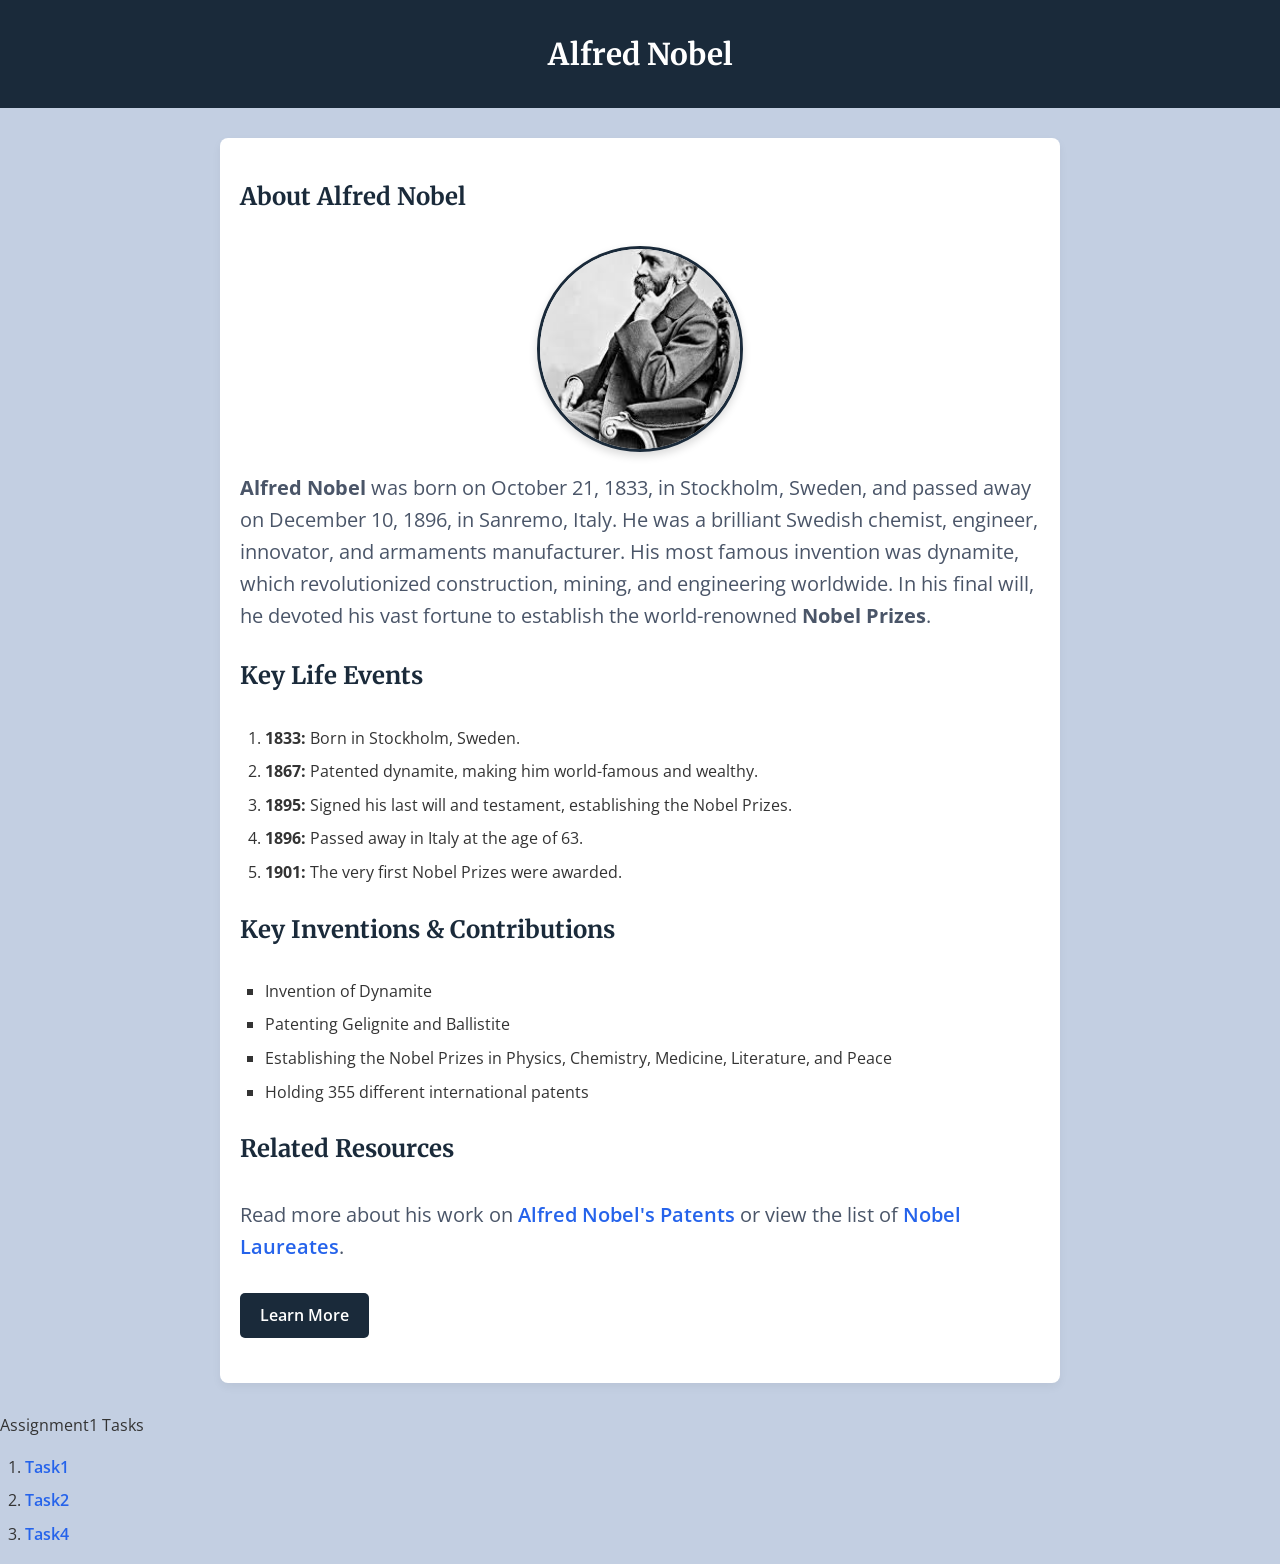
<file: index.html>
<!DOCTYPE html>
<html lang="en">
<head>
    <meta charset="UTF-8">
    <meta name="viewport" content="width=device-width, initial-scale=1.0">
    <title>Tribute to Alfred Nobel</title>
    <link rel="preconnect" href="https://fonts.googleapis.com">
    <link rel="preconnect" href="https://fonts.gstatic.com" crossorigin>
    <link href="https://fonts.googleapis.com/css2?family=Merriweather:ital,wght@0,400;0,700;1,400&family=Open+Sans:wght@400;600&display=swap" rel="stylesheet">
    <link rel="stylesheet" href="styles.css">
</head>
<body>
    <div class="header">
        <h1>Alfred Nobel</h1>
    </div>
    <div class="content">
        <div class="section">
            <h2>About Alfred Nobel</h2>
            <img src="alfrednobel.jpg" alt="Portrait of Alfred Nobel" class="profileimg">
            <p>
                <b>Alfred Nobel</b> was born on October 21, 1833, in Stockholm, Sweden, and passed away on December 10, 1896, in Sanremo, Italy. 
                He was a brilliant Swedish chemist, engineer, innovator, and armaments manufacturer. 
                His most famous invention was dynamite, which revolutionized construction, mining, and engineering worldwide. 
                In his final will, he devoted his vast fortune to establish the world-renowned <b>Nobel Prizes</b>.
            </p>
        </div>
        <div class="section">
            <h2>Key Life Events</h2>
            <ol>
                <li><b>1833:</b> Born in Stockholm, Sweden.</li>
                <li><b>1867:</b> Patented dynamite, making him world-famous and wealthy.</li>
                <li><b>1895:</b> Signed his last will and testament, establishing the Nobel Prizes.</li>
                <li><b>1896:</b> Passed away in Italy at the age of 63.</li>
                <li><b>1901:</b> The very first Nobel Prizes were awarded.</li>
            </ol>
        </div>
        <div class="section">
            <h2>Key Inventions & Contributions</h2>
            <ul>
                <li>Invention of Dynamite</li>
                <li>Patenting Gelignite and Ballistite</li>
                <li>Establishing the Nobel Prizes in Physics, Chemistry, Medicine, Literature, and Peace</li>
                <li>Holding 355 different international patents</li>
            </ul>
        </div>
        <div class="section">
            <h2>Related Resources</h2>
            <p>Read more about his work on <a href="https://www.nobelprize.org/alfred-nobel/list-of-alfred-nobels-patents/">Alfred Nobel's Patents</a> or view the list of <a href="https://en.wikipedia.org/wiki/List_of_Nobel_laureates">Nobel Laureates</a>.</p>
            <a href="https://ru.wikipedia.org/wiki/%D0%9D%D0%BE%D0%B1%D0%B5%D0%BB%D1%8C,_%D0%90%D0%BB%D1%8C%D1%84%D1%80%D0%B5%D0%B4" class="btn">Learn More</a>
        </div>
    </div>

    <nav class="navbar">
        <div class="navdiv">Assignment1 Tasks</div>
        <ol>
            <li><a href="task1.html">Task1</a></li>
            <li><a href="task2.html">Task2</a></li>
            <li><a href="task4.html">Task4</a></li>
        </ol>
    </nav>
</body>
</html>
</file>
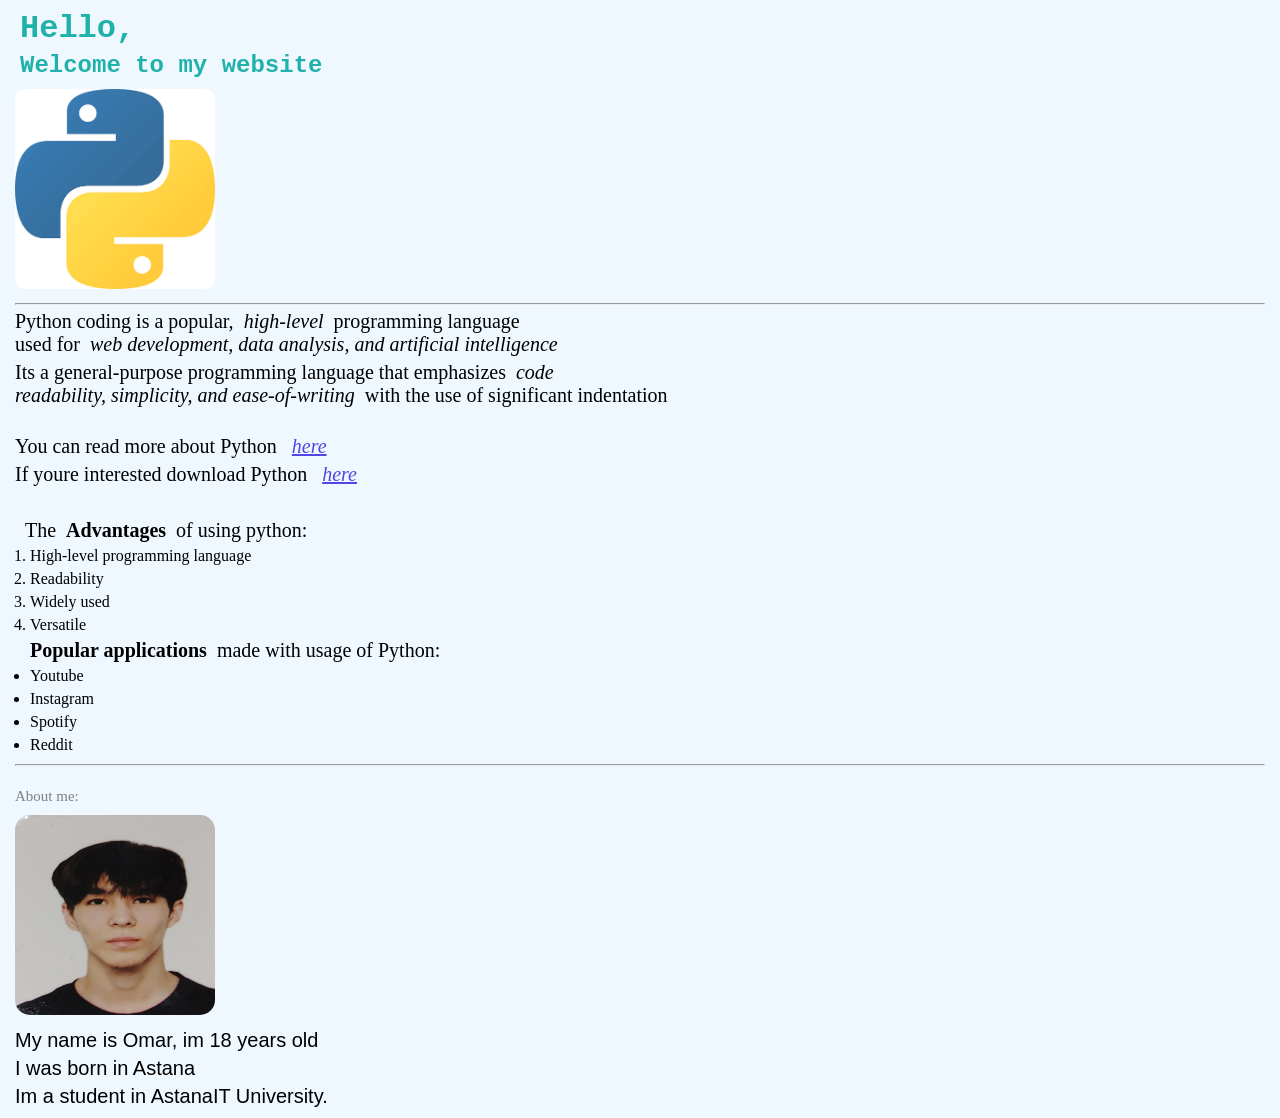
<file: task1.html>
<!DOCTYPE html>
<html lang="en">
<head>
    <meta charset="UTF-8">
    <meta name="viewport" content="width=device-width, initial-scale=1.0">
    <title>MyWebsite</title>
    <link rel="stylesheet" href="style.css">
</head>
<body>
    <div class="container0">
    <h1 class="header">Hello,</h1>
    <h2 class="header">Welcome to my website</h2>
    </div>
    <img style="border-radius: 10px; max-width: 200px;" src="pythonimg.png" alt="puppy">
    <hr>
    <p>Python coding is a popular, <i>high-level</i> programming language<br>used for <i>web development, data analysis, and artificial intelligence</i></p>
    <p>Its a general-purpose programming language that emphasizes <i>code<br>readability, simplicity, and ease-of-writing</i> with the use of significant indentation</p>
    <p><br>You can read more about Python <a class="mylinks" href="https://en.wikipedia.org/wiki/Python_(programming_language)"><i>here</i></a></p>
    <p>If youre interested download Python <a class="mylinks" href="https://www.python.org/downloads/"><i>here</i></a></p>
    <div style="margin: 10px">
    <p><br>The <b>Advantages</b> of using python:</p>
    <ol>
        <li>High-level programming language</li>
        <li>Readability</li>
        <li>Widely used</li>
        <li>Versatile</li>
    </ol>
    <p><b>Popular applications</b> made with usage of Python:</p>
    <ul>
        <li>Youtube</li>
        <li>Instagram</li>
        <li>Spotify</li>
        <li>Reddit</li>
    </ul>
    </div>
<hr>
<p id="aboutme"><br>About me:</p>
<img style="border-radius: 15px; width: 200px; height: 200px;"  src="photo_2026-09-17_01-41-08.jpg" alt="me">
<p class="profilecardp">My name is Omar, im 18 years old</p>
<p class="profilecardp">I was born in Astana</p>
<p class="profilecardp">Im a student in AstanaIT University.</p>

    
</body>
</html>
</file>
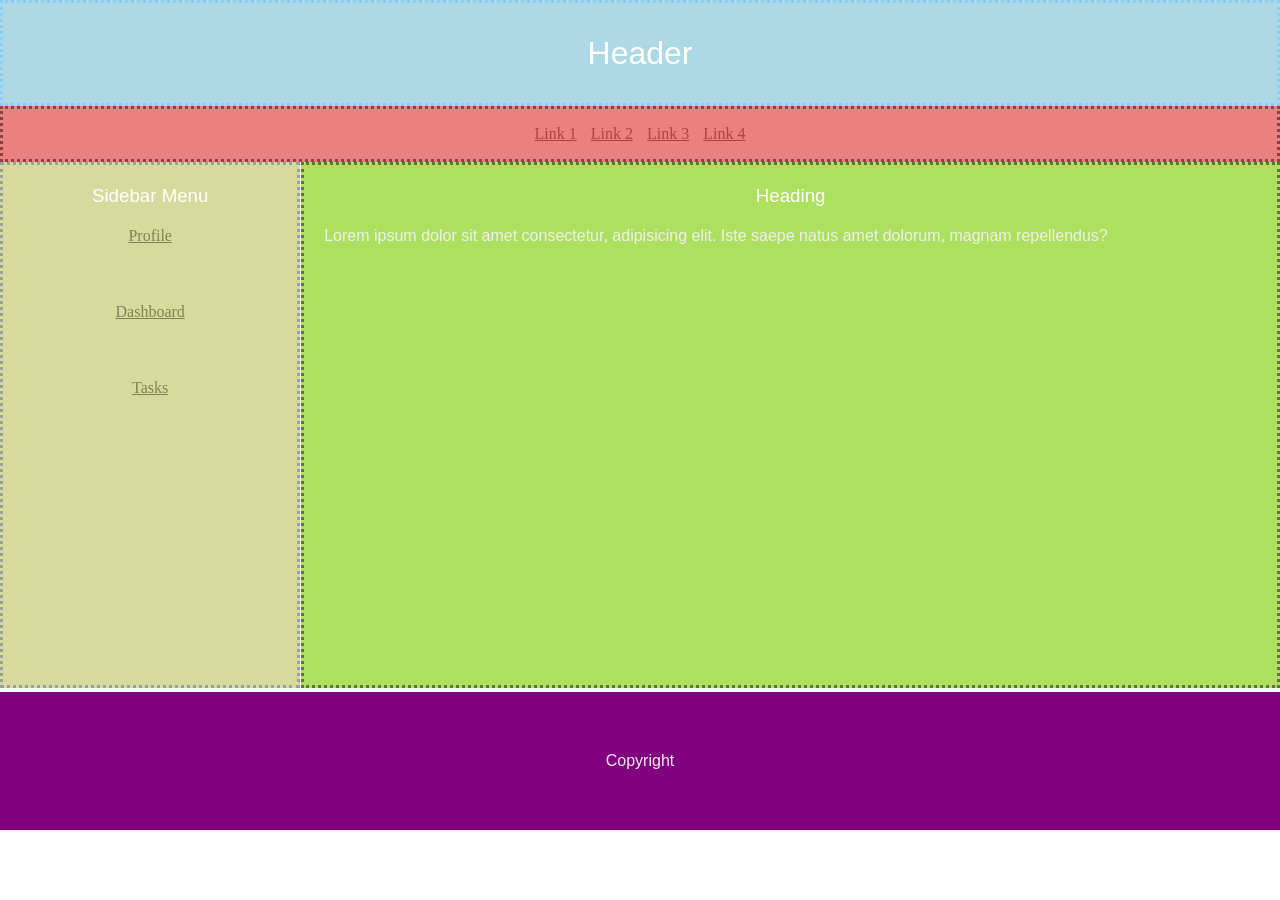
<file: task2.html>
<!DOCTYPE html>
<html lang="en">
<head>
    <meta charset="UTF-8">
    <meta name="viewport" content="width=device-width, initial-scale=1.0">
    <title>Document</title>
    <link rel="stylesheet" href="style1.css">
</head>
<body>
    <div class="header">
        <h1>Header</h1>
    </div>

    <div class="navbar">
        <a href="#" class="navlink">Link 1</a>
        <a href="#" class="navlink">Link 2</a>
        <a href="#" class="navlink">Link 3</a>
        <a href="#" class="navlink">Link 4</a>
    </div>
<div id="container">
    <div class="sidebar">
        <h3>Sidebar Menu</h3>
        <a href="" class="sidebarlink">Profile</a>
        <a href="" class="sidebarlink"><br>Dashboard</a>
        <a href="" class="sidebarlink"><br>Tasks</a>
    </div>
    <div class="maincontent">
        <h3>Heading</h3>
        <p>Lorem ipsum dolor sit amet consectetur, adipisicing elit. Iste saepe natus amet dolorum, magnam repellendus?</p>
    </div>
</div>
    <div class="footer">
        <p>Copyright</p>
    </div>
</body>
</html>
</file>
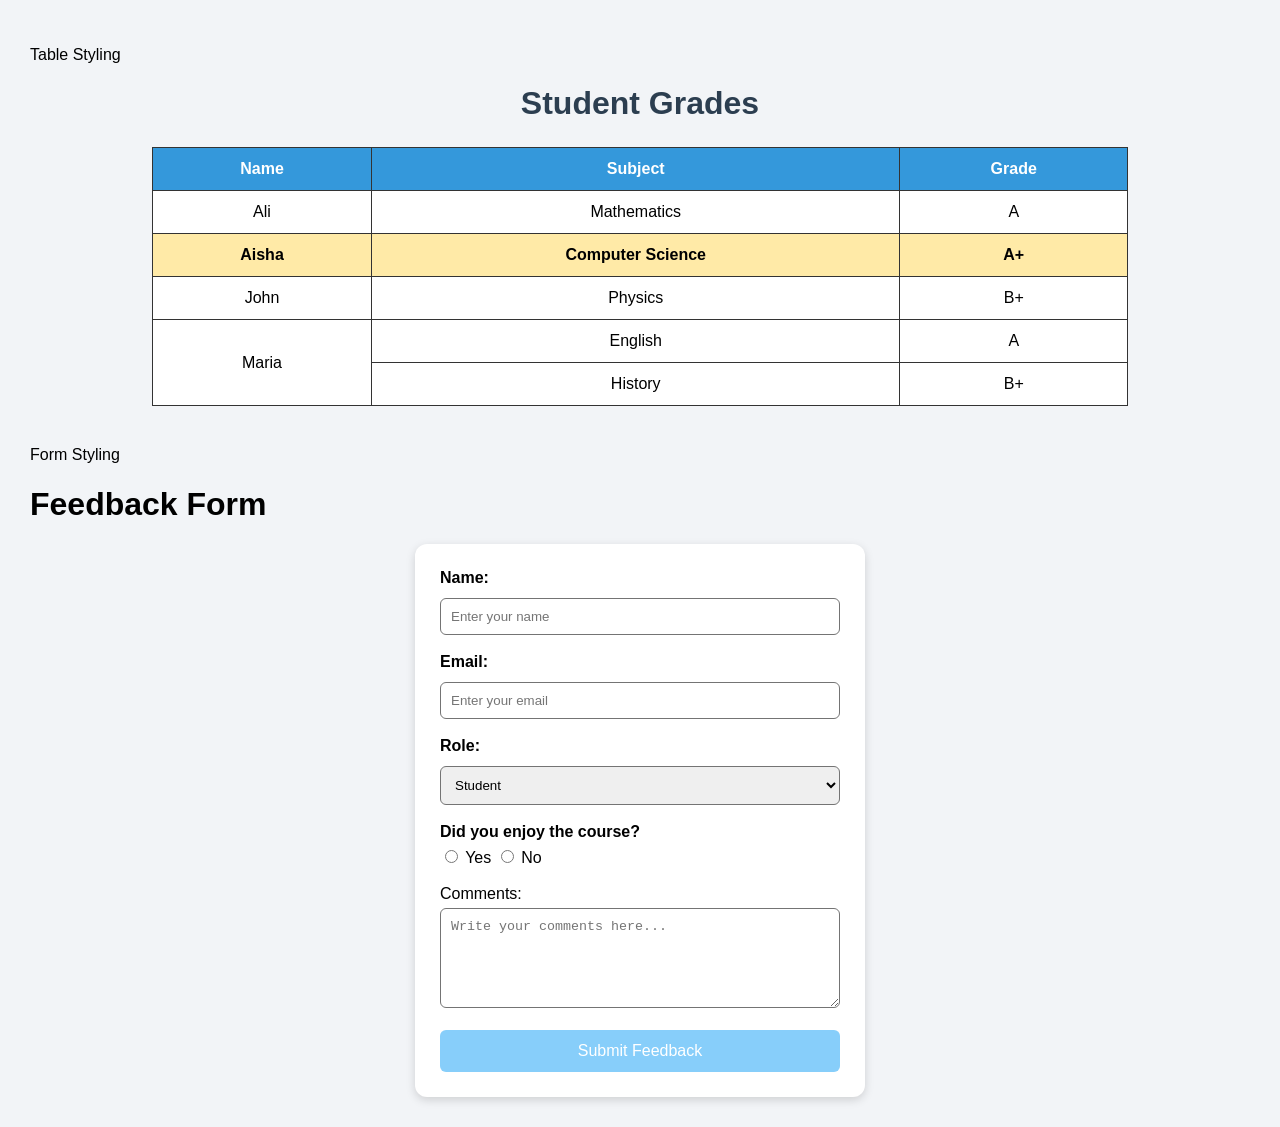
<file: task4.html>
<!DOCTYPE html>
<html lang="en">
<head>
    <meta charset="UTF-8">
    <meta name="viewport" content="width=device-width, initial-scale=1.0">
    <title>Document</title>
    <link rel="stylesheet" href="style2.css">
    
</head>

<body>
    <p>Table Styling</p>
    <h1 class="heading">Student Grades</h1>

    <table>
        <thead>
            <tr>
                <th>Name</th>
                <th>Subject</th>
                <th>Grade</th>
            </tr>
        </thead>

        <tbody>
            <tr>
                <td>Ali</td>
                <td>Mathematics</td>
                <td>A</td>
            </tr>

            <tr class="highlightrow">
                <td>Aisha</td>
                <td>Computer Science</td>
                <td>A+</td>
            </tr>

            <tr>
                <td>John</td>
                <td>Physics</td>
                <td>B+</td>
            </tr>

            <tr>
                <td rowspan="2">Maria</td>
                <td>English</td>
                <td>A</td>
            </tr>

            <tr>
                <td colspan="1">History</td>
                <td>B+</td>
            </tr>
        </tbody>
    </table>

    <p>Form Styling</p>

    <h1 id="page-heading">Feedback Form</h1>

    <form id="feedbackform">

        <div class="formgroup">
            <label class="formlabel" for="name">Name:</label>
            <input type="text" id="name" name="name" placeholder="Enter your name">
        </div>

        <div class="formgroup">
            <label class="formlabel" for="email">Email:</label>
            <input type="email" id="email" name="email" placeholder="Enter your email">
        </div>

        <div class="formgroup">
            <label class="formlabel" for="role">Role:</label>
            <select id="role" name="role">
                <option value="student">Student</option>
                <option value="teacher">Teacher</option>
                <option value="other">Other</option>
            </select>
        </div>

        <div class="formgroup">
            <label class="formlabel">
                Did you enjoy the course?
            </label>

            <div class="radio-group">
                <label>
                    <input type="radio" name="enjoyed" value="yes">
                    Yes
                </label>

                <label>
                    <input type="radio" name="enjoyed" value="no">
                    No
                </label>
            </div>
        </div>

        <div class="formgroup">
            <label class="form-label" for="comments">Comments:</label>
            <textarea id="comments" name="comments"
                      placeholder="Write your comments here..."></textarea>
        </div>

        <button id="submitbutton" type="submit">
            Submit Feedback
        </button>

    </form>

</body>
</html>
</file>
<file: styles.css>
body {
    margin: 0;
    padding: 0;
    font-family: 'Open Sans', sans-serif;
    color: #333333;
    background-color: #c3cfe2;
    line-height: 1.6;
}

.header {
    background-color: #1a2a3a;
    color: #ffffff;
    padding: 30px 20px;
    text-align: center;
}

.header h1 {
    font-family: 'Merriweather', serif;
    margin: 0;
    font-size: 30px;
}

.content {
    max-width: 800px;
    margin: 30px auto;
    padding: 20px;
    background-color: white;
    border-radius: 8px;
    box-shadow: 0 4px 10px rgba(0, 0, 0, 0.05);
}

h2 {
    font-family: 'Merriweather', serif;
    color: #1a2a3a;
    border-bottom: 2px solid white;
    padding-bottom: 8px;
    margin-top: 20px;
}

p {
    font-size: 20px;
    color: #4a5568;
}

.profileimg {
    max-width: 200px;
    width: 100%;
    height: 200px;
    background-color: white;
    display: block;
    margin: 0 auto 20px auto;
    border-radius: 50%;
    border: 3px solid #1a2a3a;
    box-shadow: 0 4px 8px rgba(0, 0, 0, 0.15);
    object-fit: cover;
}


ol, ul {
    padding-left: 25px;
}

ol li {
    list-style-type: decimal;
    margin-bottom: 8px;
}

ul li {
    list-style-type: square;
    margin-bottom: 8px;
}

a {
    color: #2563eb;
    text-decoration: none;
    font-weight: 600;
}

a:hover {
    text-decoration: underline;
}

.section {
    margin-bottom: 25px;
}

.btn {
    display: inline-block;
    margin-top: 10px;
    padding: 10px 20px;
    background-color: #1a2a3a;
    color: #ffffff;
    border-radius: 5px;
    text-decoration: none;
    transition: background-color 0.2s ease;
}

.btn:hover {
    background-color: #2563eb;
}
</file>
<file: style.css>
* {
    margin: 5px;
    padding: 0;
}

body {
    background-color: aliceblue;
}

p {
    font-size: 20px;
}

.header {
    font-family: 'Courier New', Courier, monospace;
    color: lightseagreen
}

.profilecardp {
    font-family:'Segoe UI', Tahoma, Geneva, Verdana, sans-serif;
}

#aboutme {
    color: gray;
    font-size: 15px;
}

.mylinks {
    color: #4f46e5;
    transition: color 0.3s ease, background-color 0.3s ease;
}

.mylinks:hover {
    color: #ffffff;
    background-color: #4f46e5;
    padding: 5px 10px;
    border-radius: 4px;
}
</file>
<file: style1.css>
* {
    margin: 0;
    padding: 0;
}

h1 {
    font-family: Arial;
    font-weight: 500;
    color: white;
}

.header {
    height: 100px;
    border: dotted;
    border-color: lightskyblue;
    background-color: lightblue;
    text-align: center;
    line-height: 100px;
}

.navbar {
    height: 50px;
    padding: 0 10px;
    text-align: center;
    border: dotted;
    border-color: rgb(141, 67, 67);
    background-color: rgb(234, 129, 129);
}

.navlink {
    display: inline-block;
    color: rgb(179, 64, 64);
    line-height: 50px;
    padding: 0 5px;
    transition: color 0.3s;    
}

.navlink:hover {
    color: white;
}

.sidebar {
    float:left;
    height: 500px;
    width:23%;
    background-color: rgb(214, 219, 157);
    border: dotted;
    border-color: rgb(153, 158, 163);
    padding-top: 20px;
}

h3 {
    font-family: arial;
    color: white;
    text-align: center;
    font-weight: 400;
}

.sidebarlink {
    text-align: center;
    display: block;
    color: rgb(129, 129, 82);
    padding: 20px;
    transition: color 0.3s;
}

.sidebarlink:hover {
    color: white
}

.maincontent {
    float: right;
    width: 76%; 
    height: 500px;
    background-color: rgb(173, 224, 95);
    border: dotted;
    border-color: rgb(96, 116, 65);
    padding-top: 20px;
}

p {
    margin: 20px;
    font-family: arial;
    color: rgb(240, 239, 239);
}

.footer {
    text-align: center;
    background-color: purple;
    padding: 40px;

}

#container {
    display: inline-block;
    width: 100%;
}
</file>
<file: style2.css>
body {
    font-family: Arial, sans-serif;
    background-color: #f2f4f7;
    margin: 0;
    padding: 30px;
}

.heading {
    text-align: center;
    color: #2c3e50;
    margin-bottom: 25px;
}
        
table {
    width: 80%;
    margin: 0 auto 40px auto;
    border-collapse: collapse;
    background-color: white;
}

th {
    background-color: #3498db;
    color: white;
    border: 1px solid #333;
    padding: 12px;
    text-align: center;
}

td {
    border: 1px solid #333;
    padding: 12px;
    text-align: center;
}


.highlightrow {
    background-color: #ffeaa7;
    font-weight: bold;
}

#feedbackform {
    width: 400px;
    margin: 0 auto;
    background-color: #ffffff;
    padding: 25px;
    border-radius: 12px;
    box-shadow: 0 3px 10px rgba(0, 0, 0, 0.15);
}

.formlabel {
    display: block;
    font-weight: bold;
    margin-bottom: 6px;
}

.formgroup {
    margin-bottom: 18px;
}

input[type="text"],
input[type="email"],
select,
textarea {
    width: 100%;
    padding: 10px;
    box-sizing: border-box;
    border: 1px solid #747474;
    border-radius: 6px;
    margin-top: 5px;
}

textarea {
    height: 100px;
    resize: vertical;
}

.radiogroup {
    margin-top: 8px;

}
 
.radiogroup label {
    margin-right: 15px;
}

#submitbutton {
    width: 100%;
    padding: 12px;
    background-color: lightskyblue;
    color: white;
    border: none;
    border-radius: 6px;
    cursor: pointer;
    font-size: 16px;
}

#submitbutton:hover {
    background-color: #1d83c7;
}
</file>
